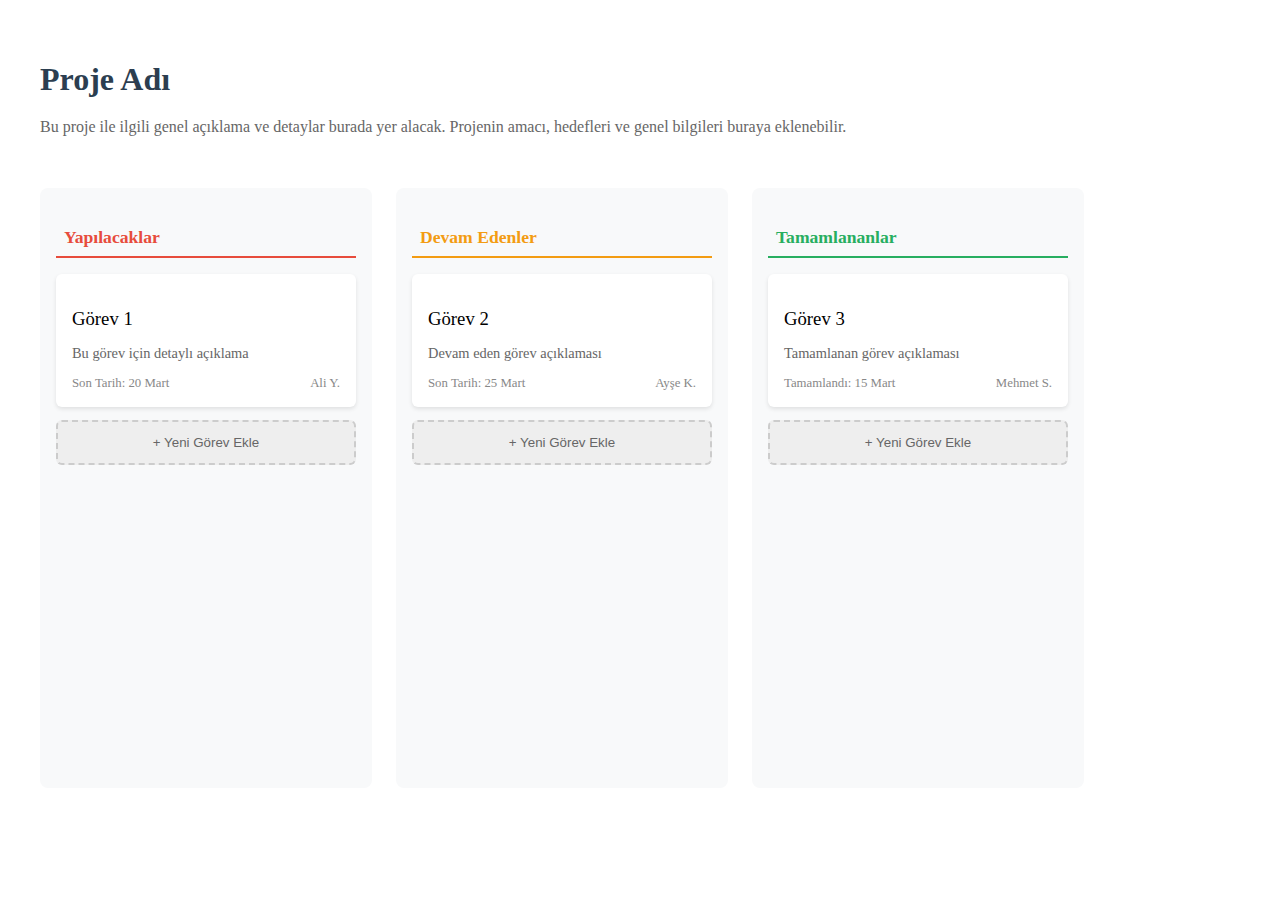
<file: src/pages/project.html>
<!DOCTYPE html>
<html lang="tr">
<head>
    <meta charset="UTF-8">
    <meta name="viewport" content="width=device-width, initial-scale=1.0">
    <title>Proje Detayları</title>
    <link rel="stylesheet" href="../styles/project.css">
    <link rel="stylesheet" href="https://cdnjs.cloudflare.com/ajax/libs/font-awesome/6.0.0/css/all.min.css">
</head>
<body>
    <div class="project-container">
        <div class="project-header">
            <h1 class="project-title">Proje Adı</h1>
            <p class="project-description">
                Bu proje ile ilgili genel açıklama ve detaylar burada yer alacak. Projenin amacı, hedefleri ve genel bilgileri buraya eklenebilir.
            </p>
        </div>

        <div class="project-board">
            <div class="board-column todo-column" id="todo">
                <h2 class="column-header">Yapılacaklar</h2>
                <div class="tasks-container">
                    <div class="task-card" draggable="true">
                        <h3 class="task-title">Görev 1</h3>
                        <p class="task-description">Bu görev için detaylı açıklama</p>
                        <div class="task-meta">
                            <span class="due-date">Son Tarih: 20 Mart</span>
                            <span class="assigned-to">Ali Y.</span>
                        </div>
                    </div>
                </div>
                <button class="add-task-btn">+ Yeni Görev Ekle</button>
            </div>

            <div class="board-column in-progress-column" id="in-progress">
                <h2 class="column-header">Devam Edenler</h2>
                <div class="tasks-container">
                    <div class="task-card" draggable="true">
                        <h3 class="task-title">Görev 2</h3>
                        <p class="task-description">Devam eden görev açıklaması</p>
                        <div class="task-meta">
                            <span class="due-date">Son Tarih: 25 Mart</span>
                            <span class="assigned-to">Ayşe K.</span>
                        </div>
                    </div>
                </div>
                <button class="add-task-btn">+ Yeni Görev Ekle</button>
            </div>

            <div class="board-column done-column" id="done">
                <h2 class="column-header">Tamamlananlar</h2>
                <div class="tasks-container">
                    <div class="task-card" draggable="true">
                        <h3 class="task-title">Görev 3</h3>
                        <p class="task-description">Tamamlanan görev açıklaması</p>
                        <div class="task-meta">
                            <span class="due-date">Tamamlandı: 15 Mart</span>
                            <span class="assigned-to">Mehmet S.</span>
                        </div>
                    </div>
                </div>
                <button class="add-task-btn">+ Yeni Görev Ekle</button>
            </div>
        </div>
    </div>

    <script src="../js/project.js"></script>
</body>
</html>
</file>
<file: src/styles/project.css>
.project-container {
    padding: 2rem;
    max-width: 1200px;
    margin: 0 auto;
}

.project-header {
    margin-bottom: 2rem;
}

.project-title {
    font-size: 2rem;
    color: #2c3e50;
    margin-bottom: 1rem;
}

.project-description {
    color: #666;
    line-height: 1.6;
}

.project-board {
    display: flex;
    gap: 1.5rem;
    overflow-x: auto;
    padding: 1rem 0;
    min-height: 600px;
}

.board-column {
    background: #f8f9fa;
    border-radius: 8px;
    min-width: 300px;
    width: 300px;
    padding: 1rem;
}

.column-header {
    font-size: 1.1rem;
    font-weight: 600;
    padding: 0.5rem;
    margin-bottom: 1rem;
    border-bottom: 2px solid;
}

.todo-column .column-header {
    color: #e74c3c;
    border-color: #e74c3c;
}

.in-progress-column .column-header {
    color: #f39c12;
    border-color: #f39c12;
}

.done-column .column-header {
    color: #27ae60;
    border-color: #27ae60;
}

.task-card {
    background: white;
    padding: 1rem;
    border-radius: 6px;
    margin-bottom: 0.8rem;
    box-shadow: 0 2px 4px rgba(0,0,0,0.1);
    cursor: pointer;
    transition: transform 0.2s ease, box-shadow 0.2s ease;
}

.task-card:hover {
    transform: translateY(-2px);
    box-shadow: 0 4px 8px rgba(0,0,0,0.1);
}

.task-title {
    font-weight: 500;
    margin-bottom: 0.5rem;
}

.task-description {
    font-size: 0.9rem;
    color: #666;
}

.task-meta {
    display: flex;
    justify-content: space-between;
    align-items: center;
    margin-top: 0.8rem;
    font-size: 0.8rem;
    color: #888;
}

.add-task-btn {
    width: 100%;
    padding: 0.8rem;
    background: #eee;
    border: 2px dashed #ccc;
    border-radius: 6px;
    color: #666;
    cursor: pointer;
    transition: all 0.2s ease;
}

.add-task-btn:hover {
    background: #e0e0e0;
    border-color: #999;
}

.dragging {
    opacity: 0.5;
}

.drag-over {
    background: #e9ecef;
}
</file>
